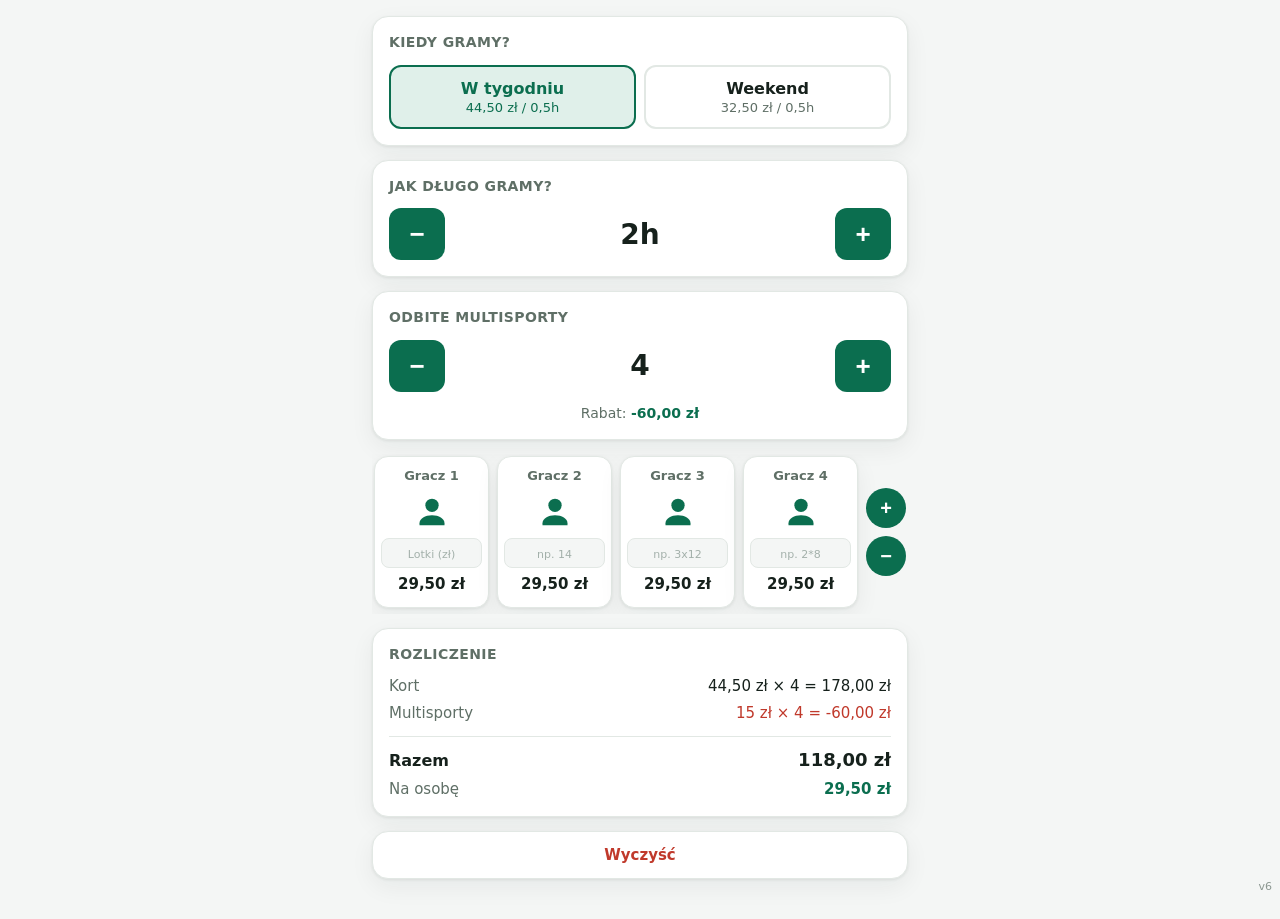
<file: index.html>
<!DOCTYPE html>
<html lang="pl">
<head>
  <meta charset="UTF-8">
  <meta name="viewport" content="width=device-width, initial-scale=1, viewport-fit=cover">
  <meta name="theme-color" content="#0b6e4f">
  <meta name="description" content="IleZaDzis - szybkie rozliczenie kosztów kortu do badmintona">
  <title>IleZaDzis</title>
  <link rel="manifest" href="manifest.webmanifest">
  <link rel="icon" href="icon-192.png" type="image/png">
  <link rel="apple-touch-icon" href="icon-192.png">
  <link rel="stylesheet" href="styles.css">
</head>
<body>
  <main>
    <section class="card">
      <h2>Kiedy gramy?</h2>
      <div class="segmented" id="dayType" role="group" aria-label="Wybór ceny">
        <button type="button" data-day="weekday" class="seg-btn" aria-pressed="false">
          <span class="seg-label">W tygodniu</span>
          <span class="seg-price">44,50 zł / 0,5h</span>
        </button>
        <button type="button" data-day="weekend" class="seg-btn" aria-pressed="false">
          <span class="seg-label">Weekend</span>
          <span class="seg-price">32,50 zł / 0,5h</span>
        </button>
      </div>
    </section>

    <section class="card">
      <h2>Jak długo gramy?</h2>
      <div class="stepper">
        <button type="button" class="step-btn" data-action="dec" data-target="time" aria-label="Zmniejsz czas">−</button>
        <div class="value" id="timeValue">2h</div>
        <button type="button" class="step-btn" data-action="inc" data-target="time" aria-label="Zwiększ czas">+</button>
      </div>
    </section>

    <section class="card">
      <h2>Odbite multisporty</h2>
      <div class="stepper">
        <button type="button" class="step-btn" data-action="dec" data-target="multisport" aria-label="Zmniejsz multisporty">−</button>
        <div class="value" id="multiValue">4</div>
        <button type="button" class="step-btn" data-action="inc" data-target="multisport" aria-label="Zwiększ multisporty">+</button>
      </div>
      <p class="hint" id="multiHint"></p>
    </section>

    <section class="tiles" id="tiles"></section>

    <section class="card summary" aria-live="polite">
      <h2>Rozliczenie</h2>
      <dl id="summary"></dl>
    </section>

    <button type="button" class="clear-btn" id="clearBtn">Wyczyść</button>
  </main>

  <div class="version" id="version"></div>

  <script src="calculator.js"></script>
  <script src="app.js"></script>
</body>
</html>
</file>
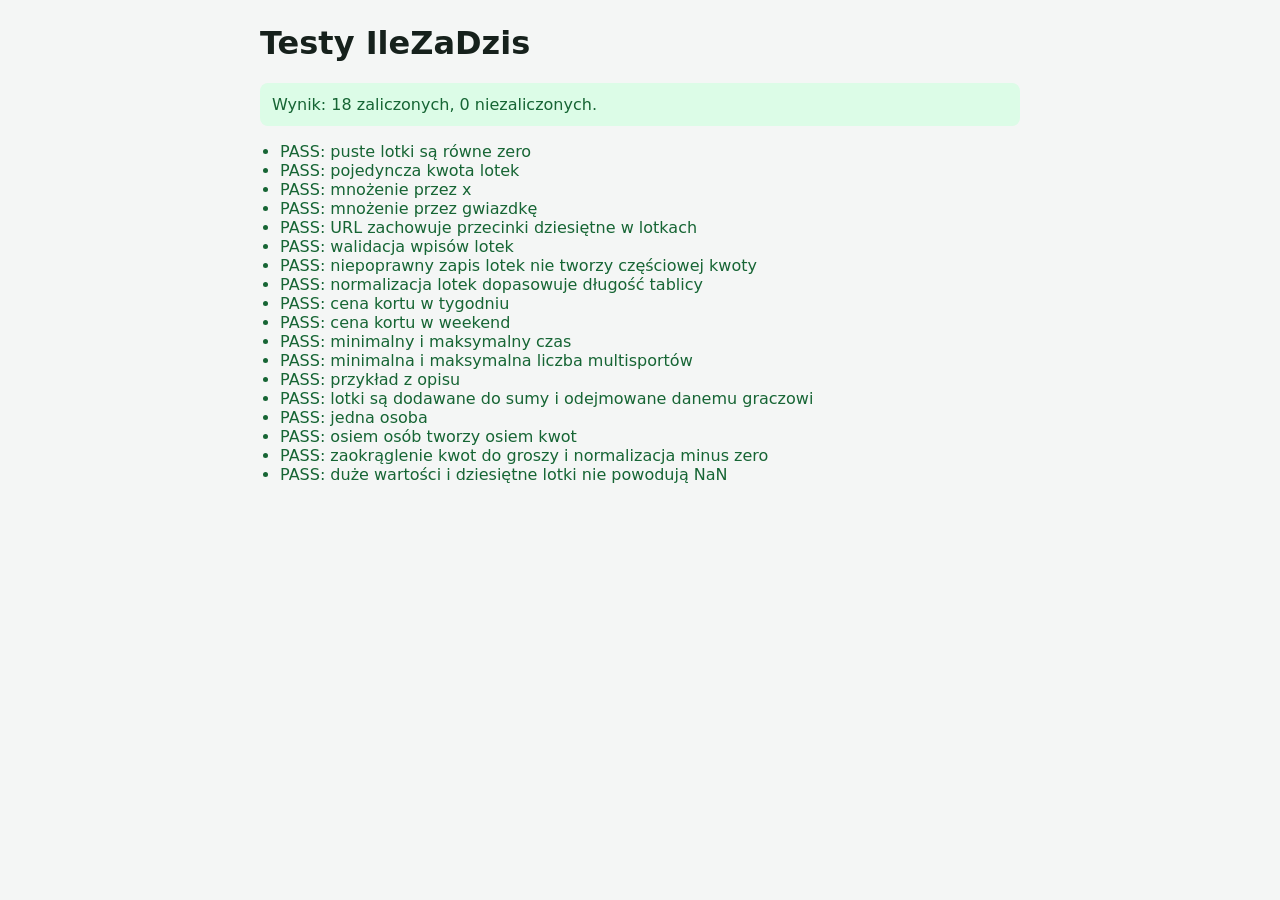
<file: tests/runner.html>
<!DOCTYPE html>
<html lang="pl">
<head>
  <meta charset="UTF-8">
  <meta name="viewport" content="width=device-width, initial-scale=1">
  <title>IleZaDzis - testy</title>
  <style>
    body { margin: 0; padding: 24px; font: 16px system-ui, sans-serif; background: #f4f6f5; color: #16211c; }
    main { max-width: 760px; margin: auto; }
    h1 { margin-top: 0; }
    #status { padding: 12px; border-radius: 8px; background: #fff; }
    #status.pass { color: #166534; background: #dcfce7; }
    #status.fail { color: #991b1b; background: #fee2e2; }
    ul { padding-left: 20px; }
    li.pass { color: #166534; }
    li.fail { color: #991b1b; }
    iframe { width: 1px; height: 1px; position: absolute; opacity: 0; pointer-events: none; }
  </style>
</head>
<body>
  <main>
    <h1>Testy IleZaDzis</h1>
    <div id="status">Uruchamianie...</div>
    <ul id="results"></ul>
    <iframe id="app-frame" title="Testowana aplikacja"></iframe>
  </main>
  <script src="../calculator.js"></script>
  <script src="runner.js"></script>
</body>
</html>
</file>
<file: styles.css>
:root {
  --bg: #f4f6f5;
  --card: #ffffff;
  --text: #16211c;
  --muted: #5f6f66;
  --accent: #0b6e4f;
  --accent-soft: #e0f0ea;
  --border: #e2e8e4;
  --negative: #c0392b;
  --radius: 16px;
  --shadow: 0 1px 3px rgba(22, 33, 28, 0.08), 0 8px 24px rgba(22, 33, 28, 0.06);
}

* { box-sizing: border-box; }

html, body { margin: 0; padding: 0; }

body {
  font-family: system-ui, -apple-system, "Segoe UI", Roboto, Helvetica, Arial, sans-serif;
  background: var(--bg);
  color: var(--text);
  line-height: 1.4;
  -webkit-font-smoothing: antialiased;
}

main {
  max-width: 560px;
  margin: 0 auto;
  padding: 16px 12px calc(40px + env(safe-area-inset-bottom));
  display: flex;
  flex-direction: column;
  gap: 14px;
}

.card {
  background: var(--card);
  border-radius: var(--radius);
  padding: 16px;
  box-shadow: var(--shadow);
  border: 1px solid var(--border);
}

.card h2 {
  margin: 0 0 12px;
  font-size: 14px;
  font-weight: 600;
  text-transform: uppercase;
  letter-spacing: 0.4px;
  color: var(--muted);
}

/* Price segmented control */
.segmented {
  display: grid;
  grid-template-columns: 1fr 1fr;
  gap: 8px;
}

.seg-btn {
  display: flex;
  flex-direction: column;
  align-items: center;
  gap: 2px;
  padding: 12px 8px;
  border: 2px solid var(--border);
  border-radius: 12px;
  background: #fff;
  cursor: pointer;
  font-family: inherit;
  transition: border-color 0.15s, background 0.15s, transform 0.05s;
}

.seg-btn:active { transform: scale(0.98); }

.seg-btn .seg-label {
  font-size: 16px;
  font-weight: 600;
  color: var(--text);
}

.seg-btn .seg-price {
  font-size: 13px;
  color: var(--muted);
}

.seg-btn.active {
  border-color: var(--accent);
  background: var(--accent-soft);
}

.seg-btn.active .seg-label { color: var(--accent); }
.seg-btn.active .seg-price { color: var(--accent); }

/* Stepper */
.stepper {
  display: grid;
  grid-template-columns: 56px 1fr 56px;
  align-items: center;
  gap: 12px;
}

.step-btn {
  height: 52px;
  border: none;
  border-radius: 12px;
  background: var(--accent);
  color: #fff;
  font-size: 26px;
  font-weight: 700;
  line-height: 1;
  cursor: pointer;
  transition: background 0.15s, transform 0.05s;
}

.step-btn:active { transform: scale(0.96); }
.step-btn:disabled { background: #b8c7c0; cursor: default; }

.value {
  text-align: center;
  font-size: 28px;
  font-weight: 700;
  font-variant-numeric: tabular-nums;
}

.hint {
  margin: 12px 0 0;
  text-align: center;
  font-size: 14px;
  color: var(--muted);
}

.hint strong { color: var(--accent); }

/* Summary */
.summary dl {
  margin: 0;
  display: flex;
  flex-direction: column;
  gap: 6px;
}

.summary .row {
  display: flex;
  justify-content: space-between;
  align-items: baseline;
  font-size: 15px;
}

.summary .row dt { color: var(--muted); }
.summary .row dd { margin: 0; font-variant-numeric: tabular-nums; }

.summary .row.negative dd { color: var(--negative); }

.summary .row.total {
  margin-top: 6px;
  padding-top: 10px;
  border-top: 1px solid var(--border);
  font-weight: 700;
  font-size: 16px;
}

.summary .row.total dt { color: var(--text); }
.summary .row.total dd { font-size: 18px; }

.summary .row.per-person dd { font-weight: 700; color: var(--accent); }

/* Player tiles */
.tiles {
  display: flex;
  flex-wrap: nowrap;
  gap: 8px;
  overflow-x: auto;
  padding: 2px 2px 6px;
  -webkit-overflow-scrolling: touch;
  scrollbar-width: thin;
}

.tile {
  flex: 1 1 72px;
  min-width: 72px;
  max-width: 120px;
  display: flex;
  flex-direction: column;
  align-items: center;
  gap: 6px;
  background: var(--card);
  border: 1px solid var(--border);
  border-radius: 14px;
  padding: 10px 6px 12px;
  box-shadow: var(--shadow);
}

.tile-name {
  font-size: 13px;
  font-weight: 600;
  color: var(--muted);
  white-space: nowrap;
  cursor: pointer;
}

.tile-name-input {
  width: 100%;
  min-width: 0;
  padding: 3px 2px;
  border: 1px solid var(--accent);
  border-radius: 6px;
  background: #fff;
  color: var(--text);
  text-align: center;
  font: inherit;
}

.tile-icon {
  width: 40px;
  height: 40px;
  color: var(--accent);
}

.tile-icon svg { width: 100%; height: 100%; display: block; }

.tile-shuttle {
  width: 100%;
  padding: 6px 4px;
  text-align: center;
  font-size: 14px;
  font-family: inherit;
  border: 1px solid var(--border);
  border-radius: 8px;
  background: var(--bg);
  color: var(--text);
  -moz-appearance: textfield;
  appearance: textfield;
}

.tile-shuttle:focus {
  outline: 2px solid var(--accent);
  outline-offset: 1px;
  border-color: var(--accent);
  background: #fff;
}

.tile-shuttle.invalid {
  border-color: #e5a39b;
  background: #fff5f3;
}

.tile-shuttle.invalid:focus {
  outline-color: var(--negative);
}

.tile-shuttle::-webkit-outer-spin-button,
.tile-shuttle::-webkit-inner-spin-button { -webkit-appearance: none; margin: 0; }

.tile-shuttle::placeholder {
  color: #a3b0aa;
  font-size: 11px;
}

.tile-amount {
  font-size: 15px;
  font-weight: 700;
  font-variant-numeric: tabular-nums;
  color: var(--text);
  white-space: nowrap;
}

.tile-amount.negative { color: var(--negative); }

.tile-amount.zero { color: var(--muted); font-weight: 600; }

.tiles-control {
  flex: 0 0 auto;
  display: flex;
  flex-direction: column;
  align-items: center;
  justify-content: center;
  gap: 8px;
}

.player-btn {
  width: 40px;
  height: 40px;
  border: none;
  border-radius: 50%;
  background: var(--accent);
  color: #fff;
  font-size: 20px;
  font-weight: 700;
  line-height: 1;
  cursor: pointer;
  transition: background 0.15s, transform 0.05s;
}

.player-btn:active { transform: scale(0.94); }
.player-btn:disabled { background: #b8c7c0; cursor: default; }

.version {
  position: fixed;
  right: 8px;
  bottom: 6px;
  font-size: 11px;
  color: var(--muted);
  opacity: 0.7;
  user-select: none;
  pointer-events: none;
}

.clear-btn {
  width: 100%;
  padding: 14px;
  border: 1px solid var(--border);
  border-radius: var(--radius);
  background: var(--card);
  color: var(--negative);
  font-size: 15px;
  font-weight: 600;
  font-family: inherit;
  cursor: pointer;
  box-shadow: var(--shadow);
}

.clear-btn:active { background: #f8ece9; }
</file>
